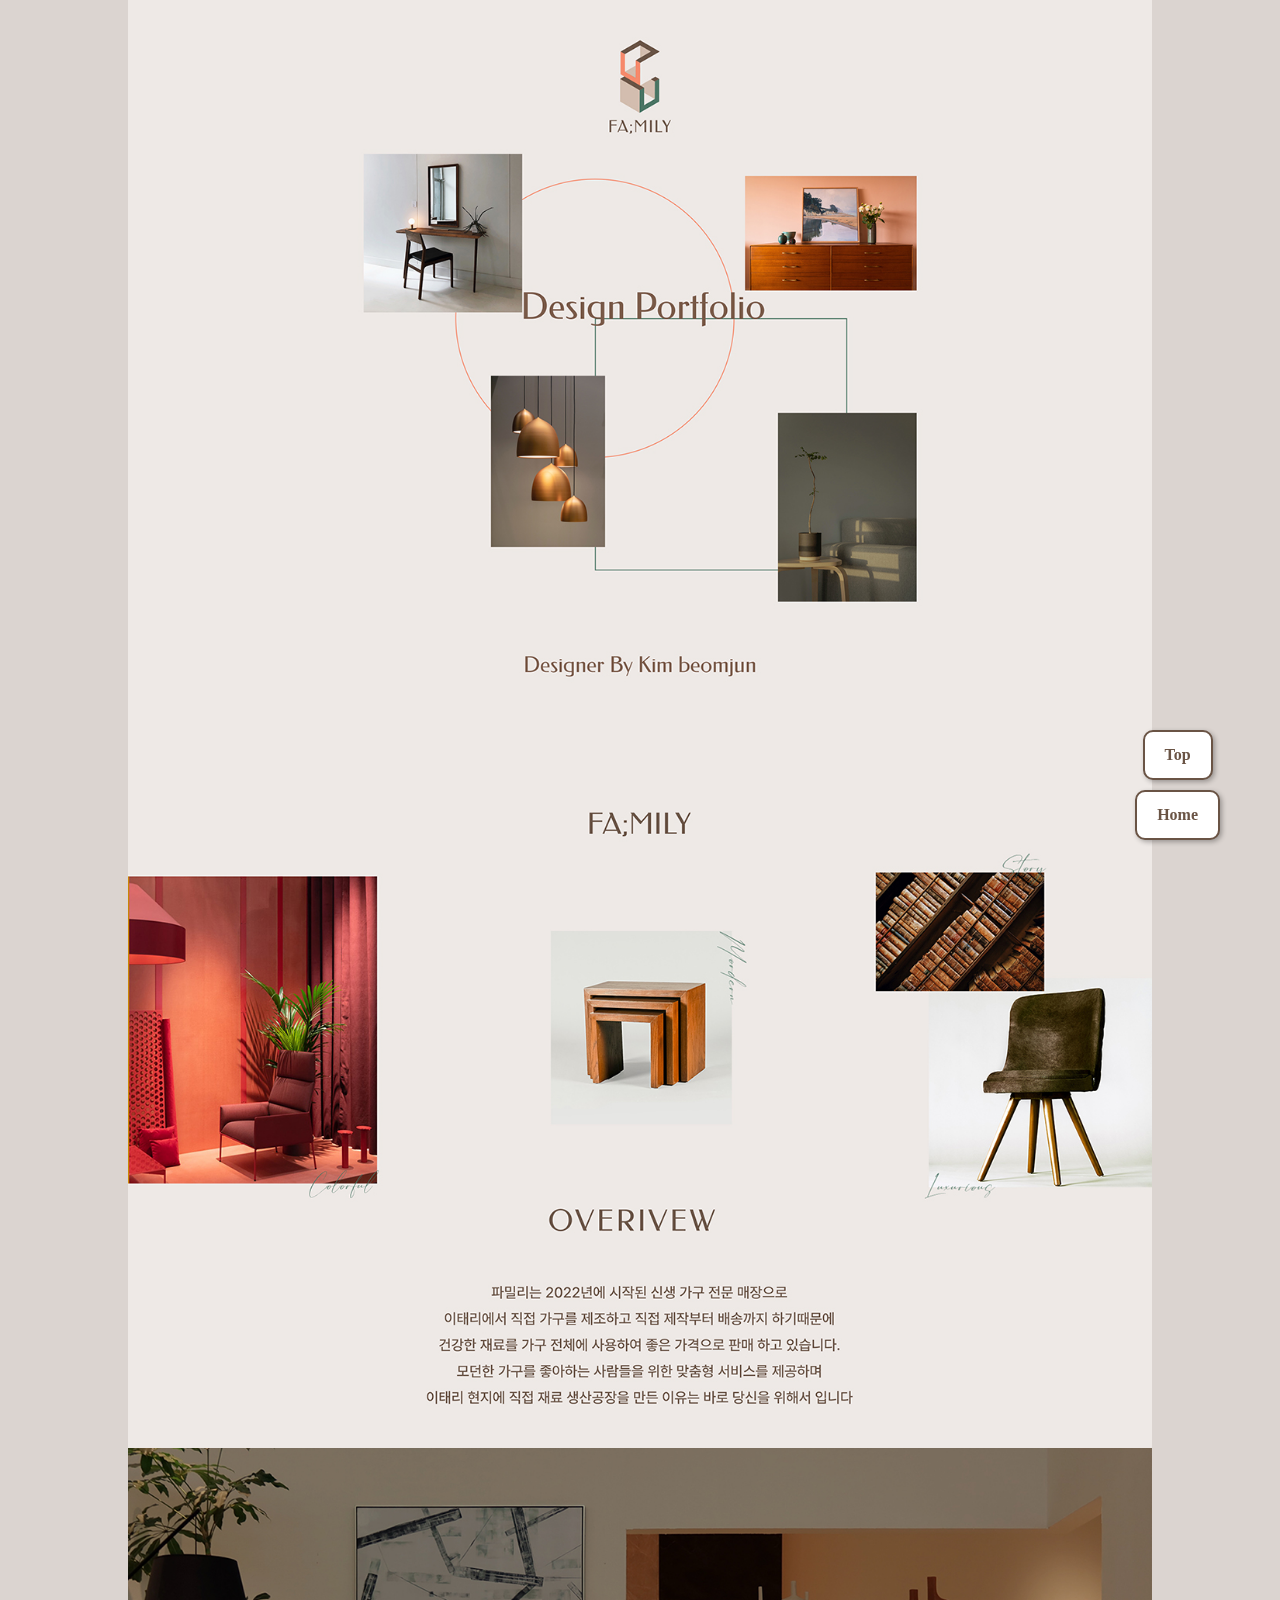
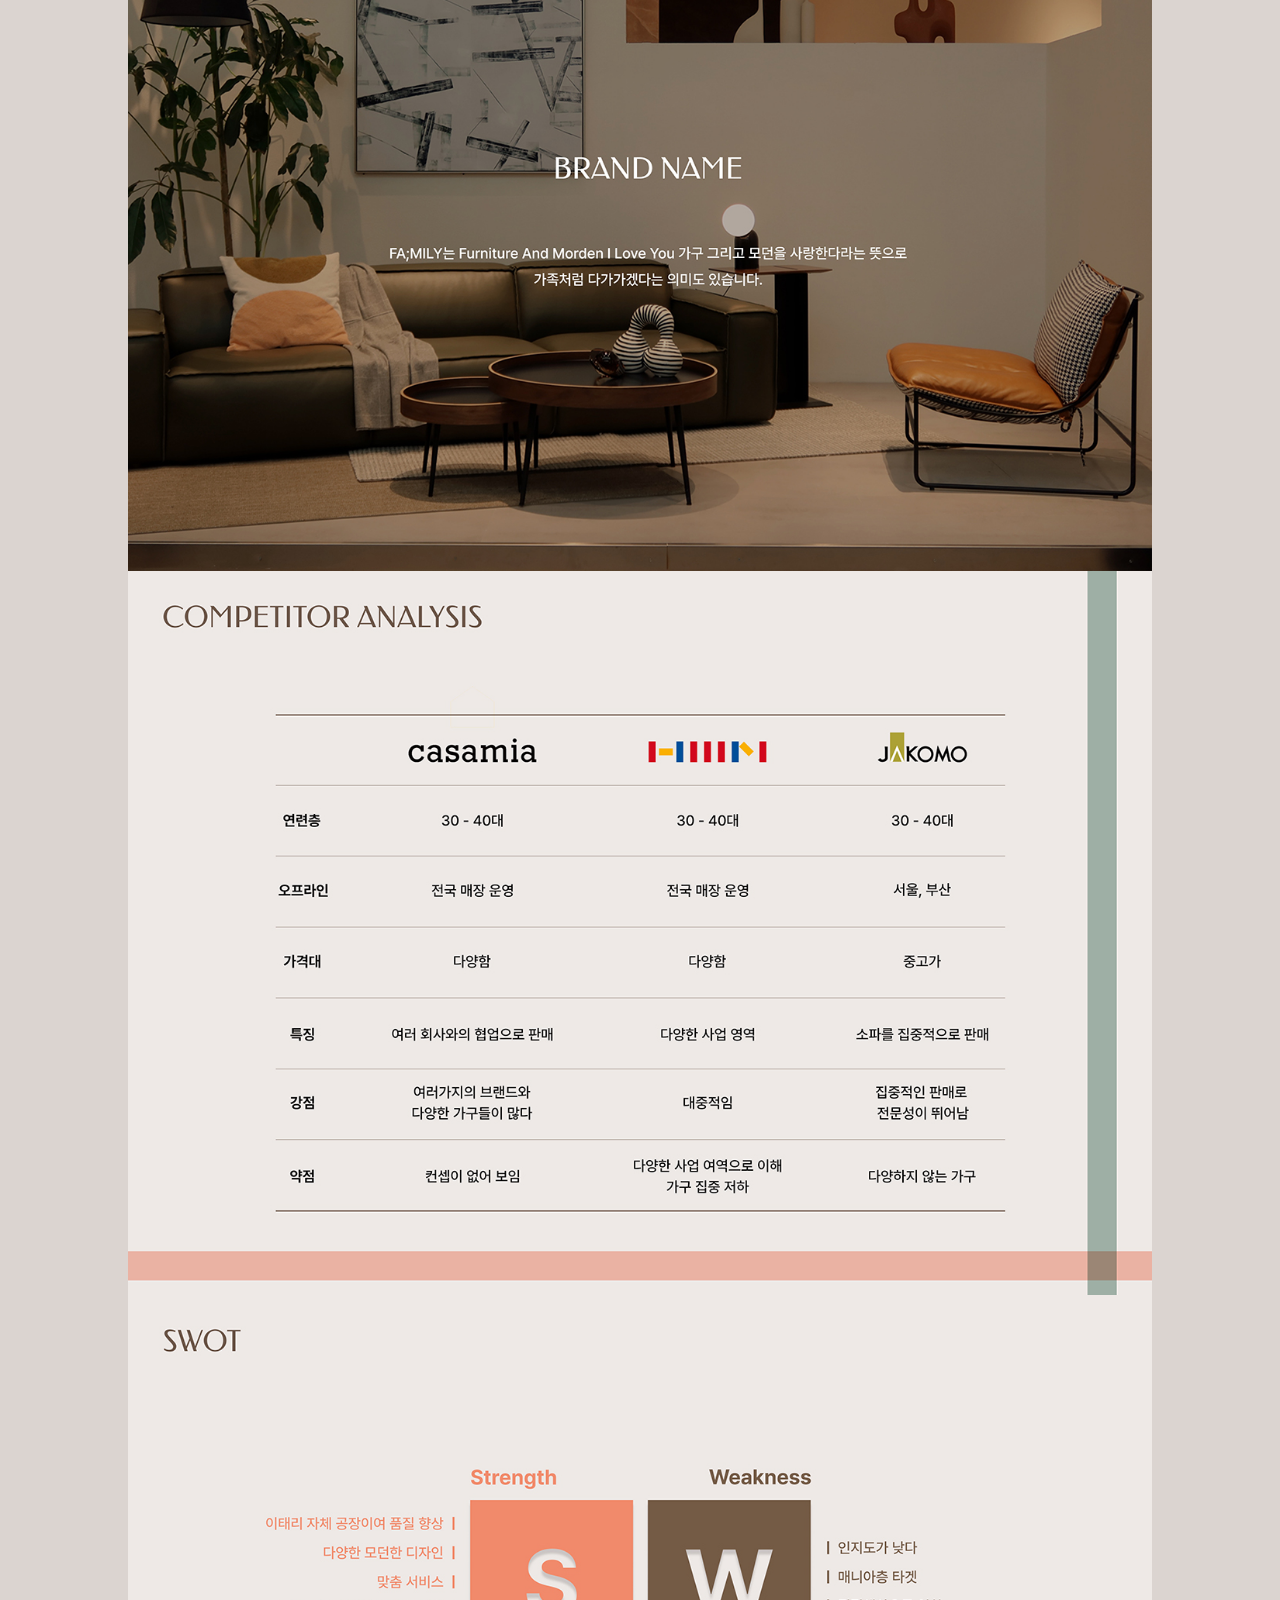
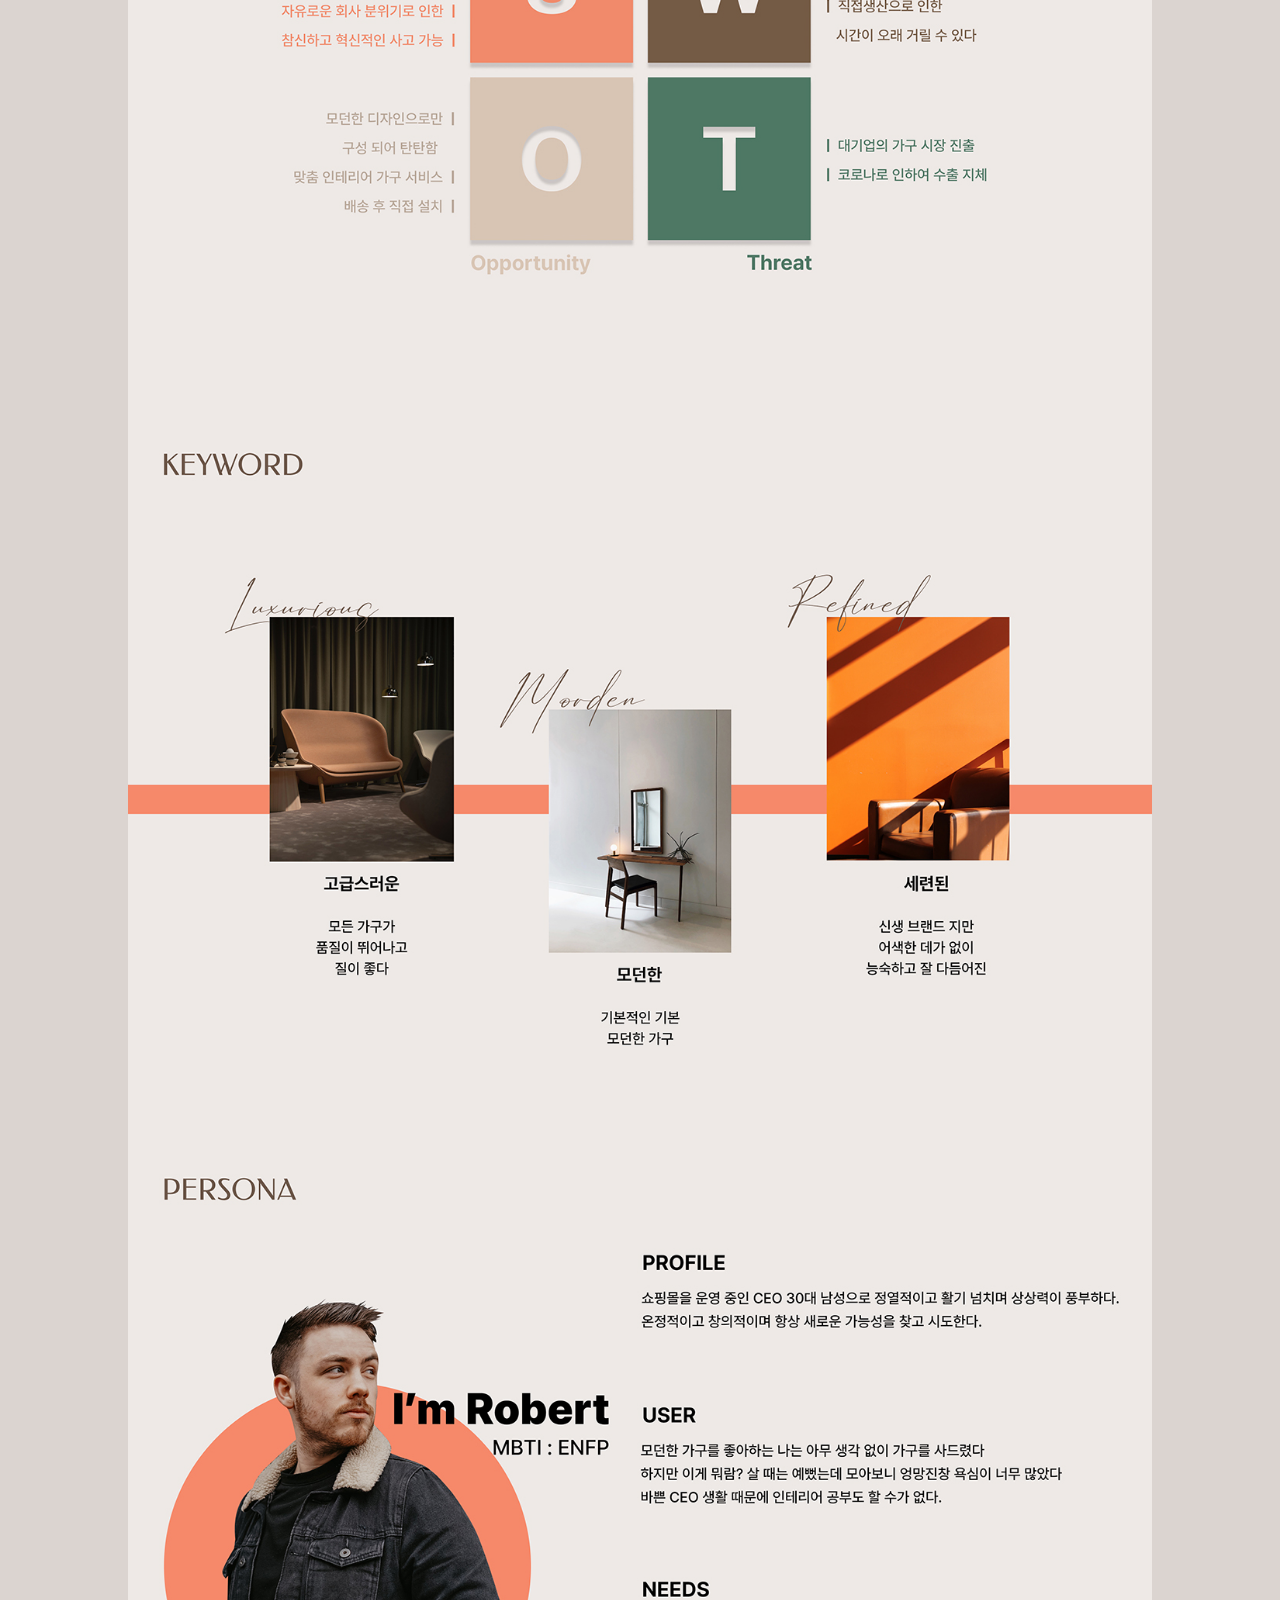
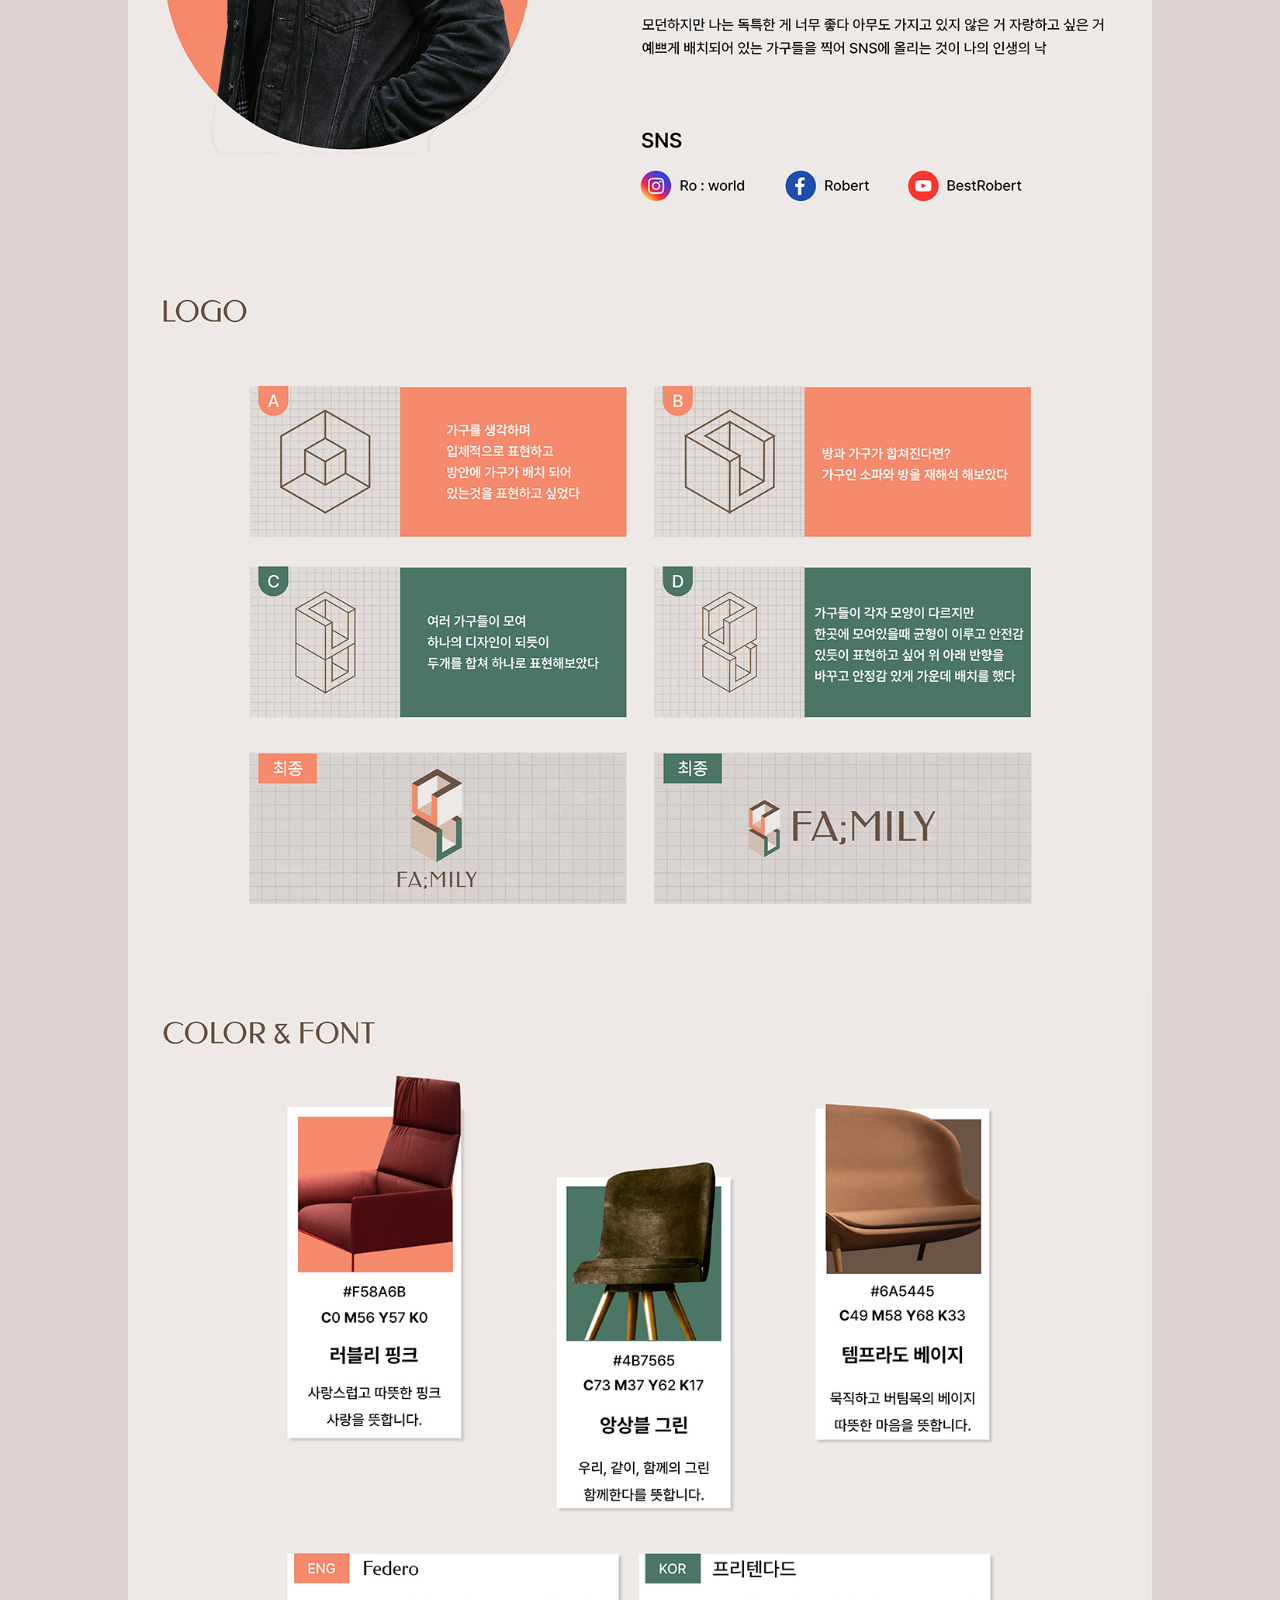
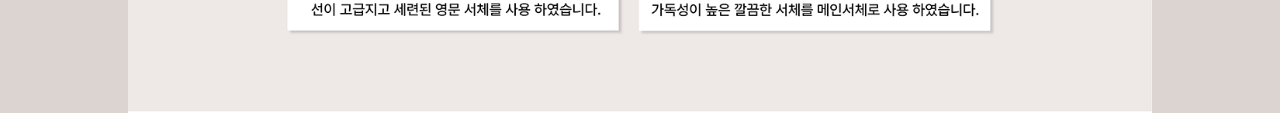
<file: assets/guide/bibx.html>
<!DOCTYPE html>
<html lang="ko">
<head>
    <meta charset="UTF-8">
    <meta http-equiv="X-UA-Compatible" content="IE=edge">
    <meta name="viewport" content="width=device-width, initial-scale=1">
    <title>브랜드명</title>
    <link href="https://webfontworld.github.io/pretendard/Pretendard.css" rel="stylesheet">
    <link rel="stylesheet" href="./guide.css">
</head>
<body>
    <div class="brand1">
        <!-- bi 이미지 넣기(너비 1320px) -->
        <img src="./guide_img/1.jpg" alt="FA;MILY 표지">
        <img src="./guide_img/2.jpg" alt="OVERVIEW">
        <img src="./guide_img/3.jpg" alt="BRAND NAME">
        <img src="./guide_img/4.jpg" alt="경쟁사 분석">
        <img src="./guide_img/5.jpg" alt="SWOT">
        <img src="./guide_img/6.jpg" alt="KEYWORD">
        <img src="./guide_img/7.jpg" alt="PERSONA">
        <img src="./guide_img/8.jpg" alt="LOGO">
        <img src="./guide_img/9.jpg" alt="COLOR & FONT">

        <!-- 버튼 -->
        <ul class="btn_1">
			<li><a href="#">Top</a></li>
			<li><a href="../../index.html#portfolio">Home</a></li>
		</ul>
    </div>
</body>
</html>
</file>
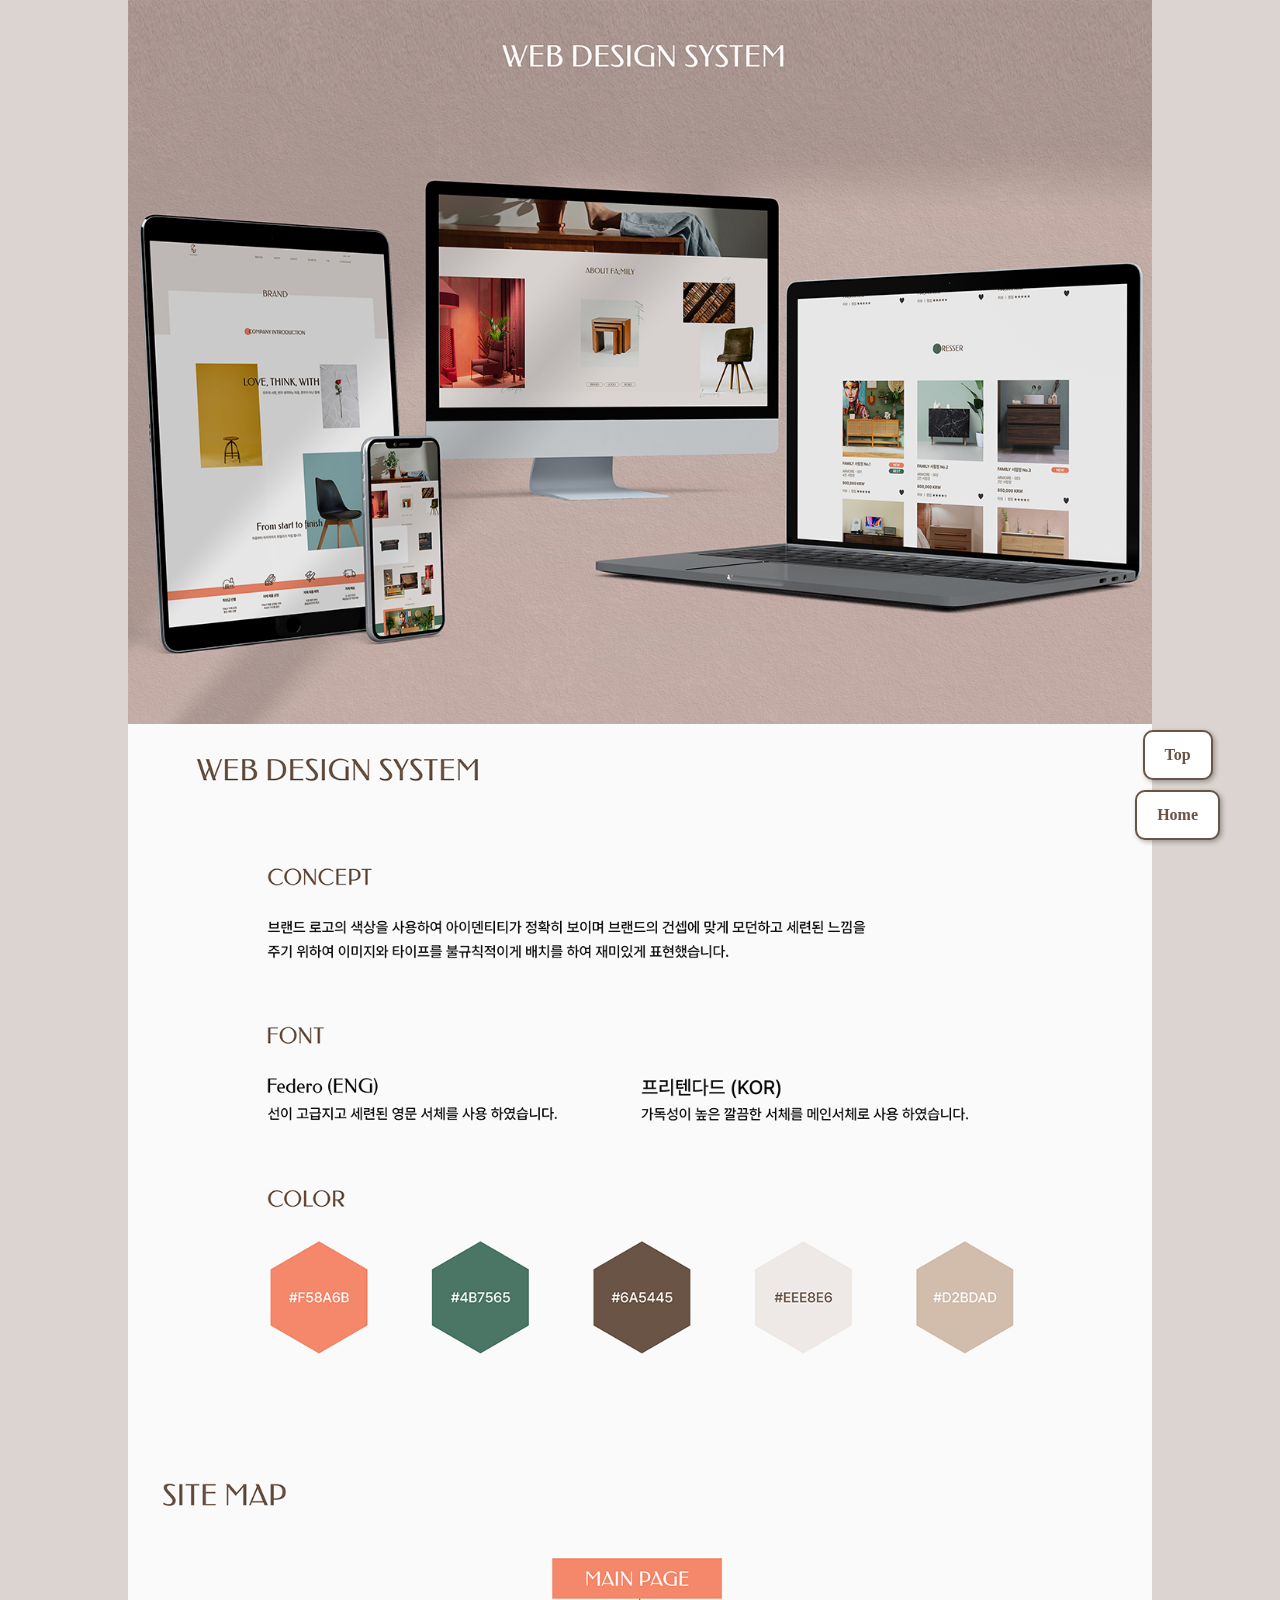
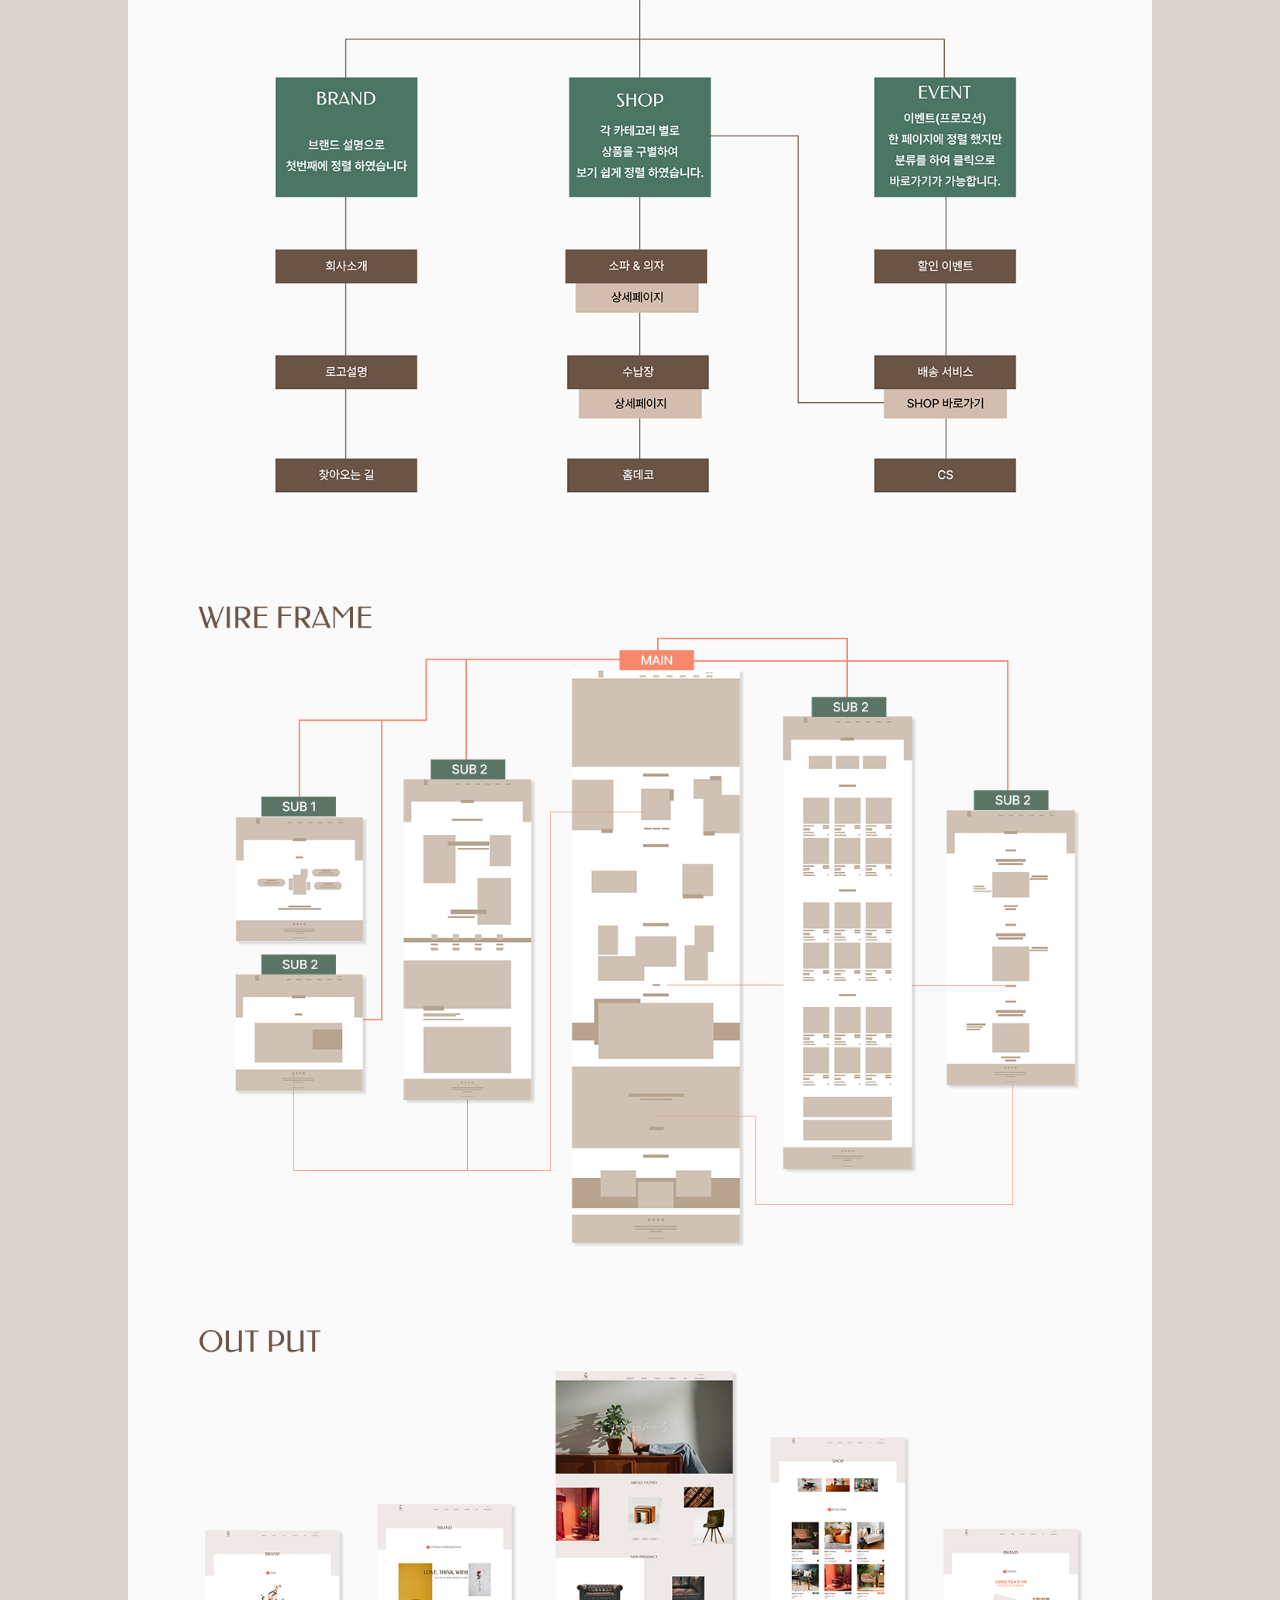
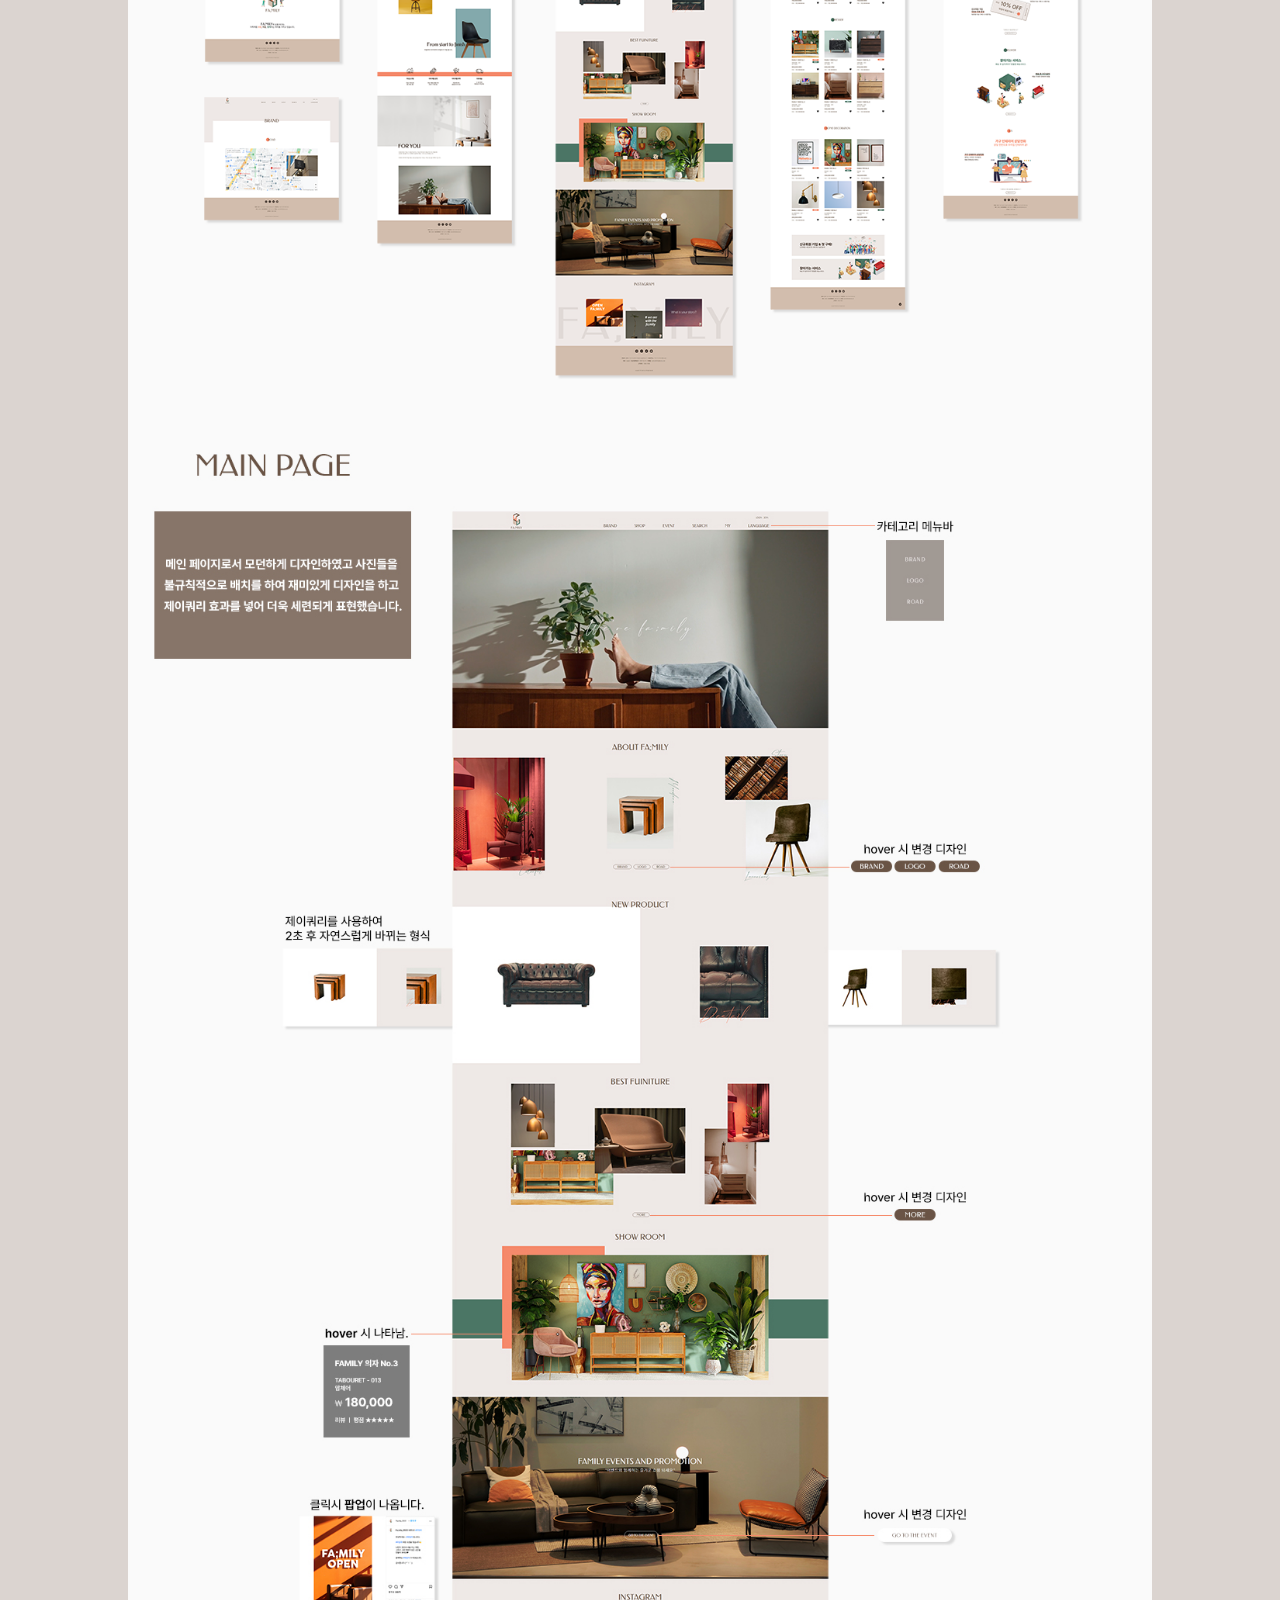
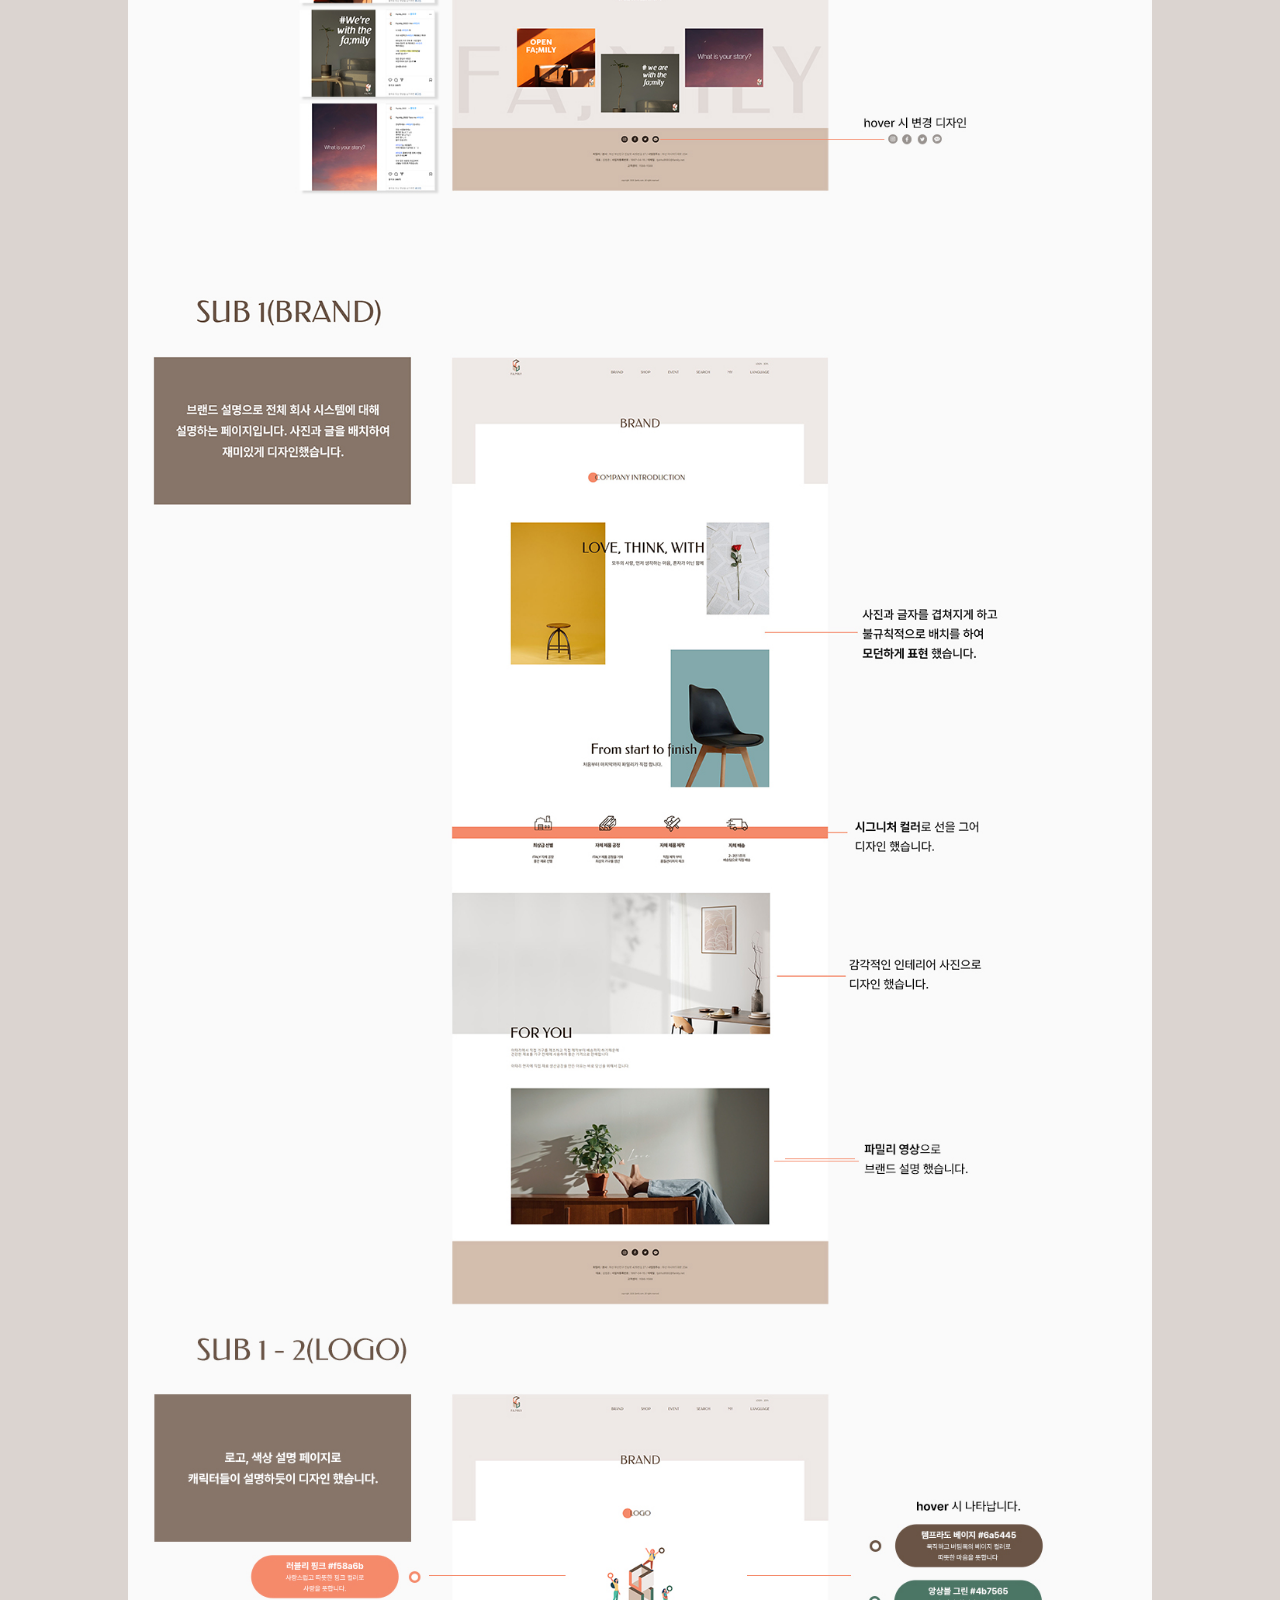
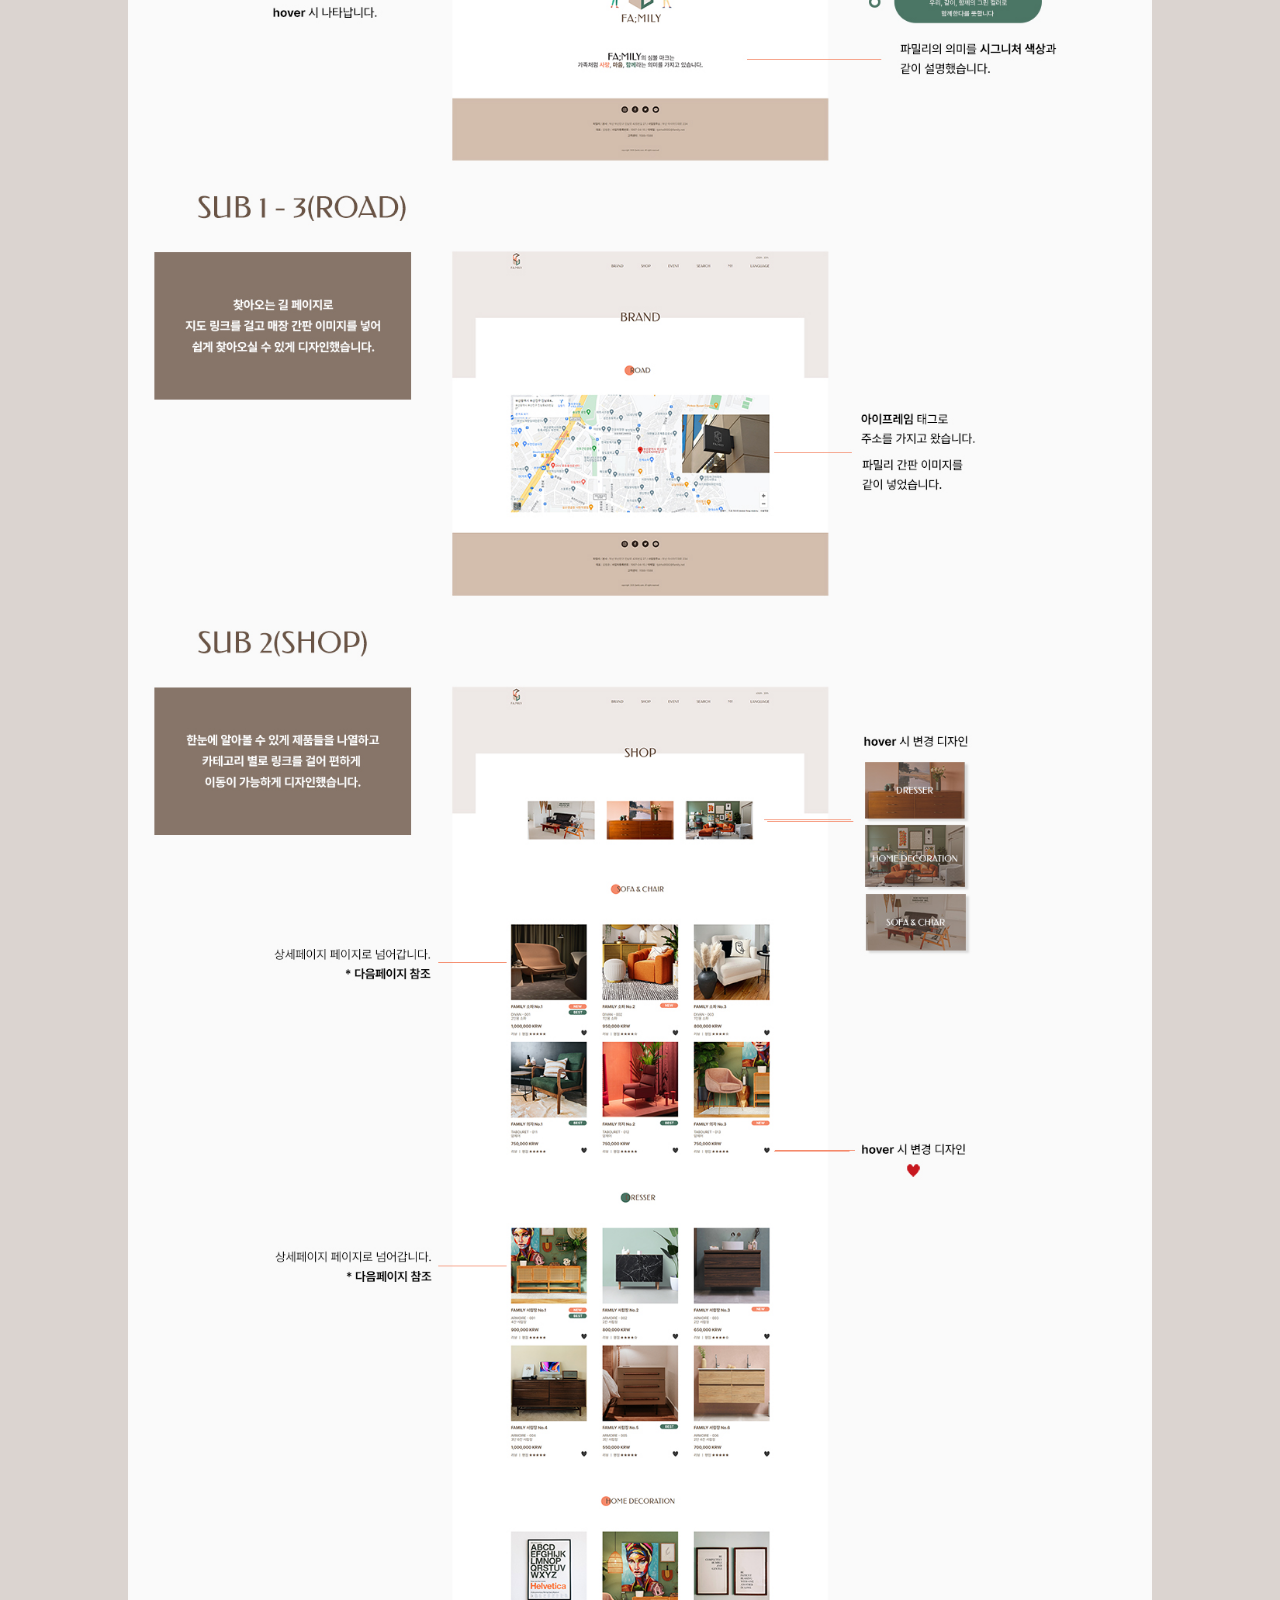
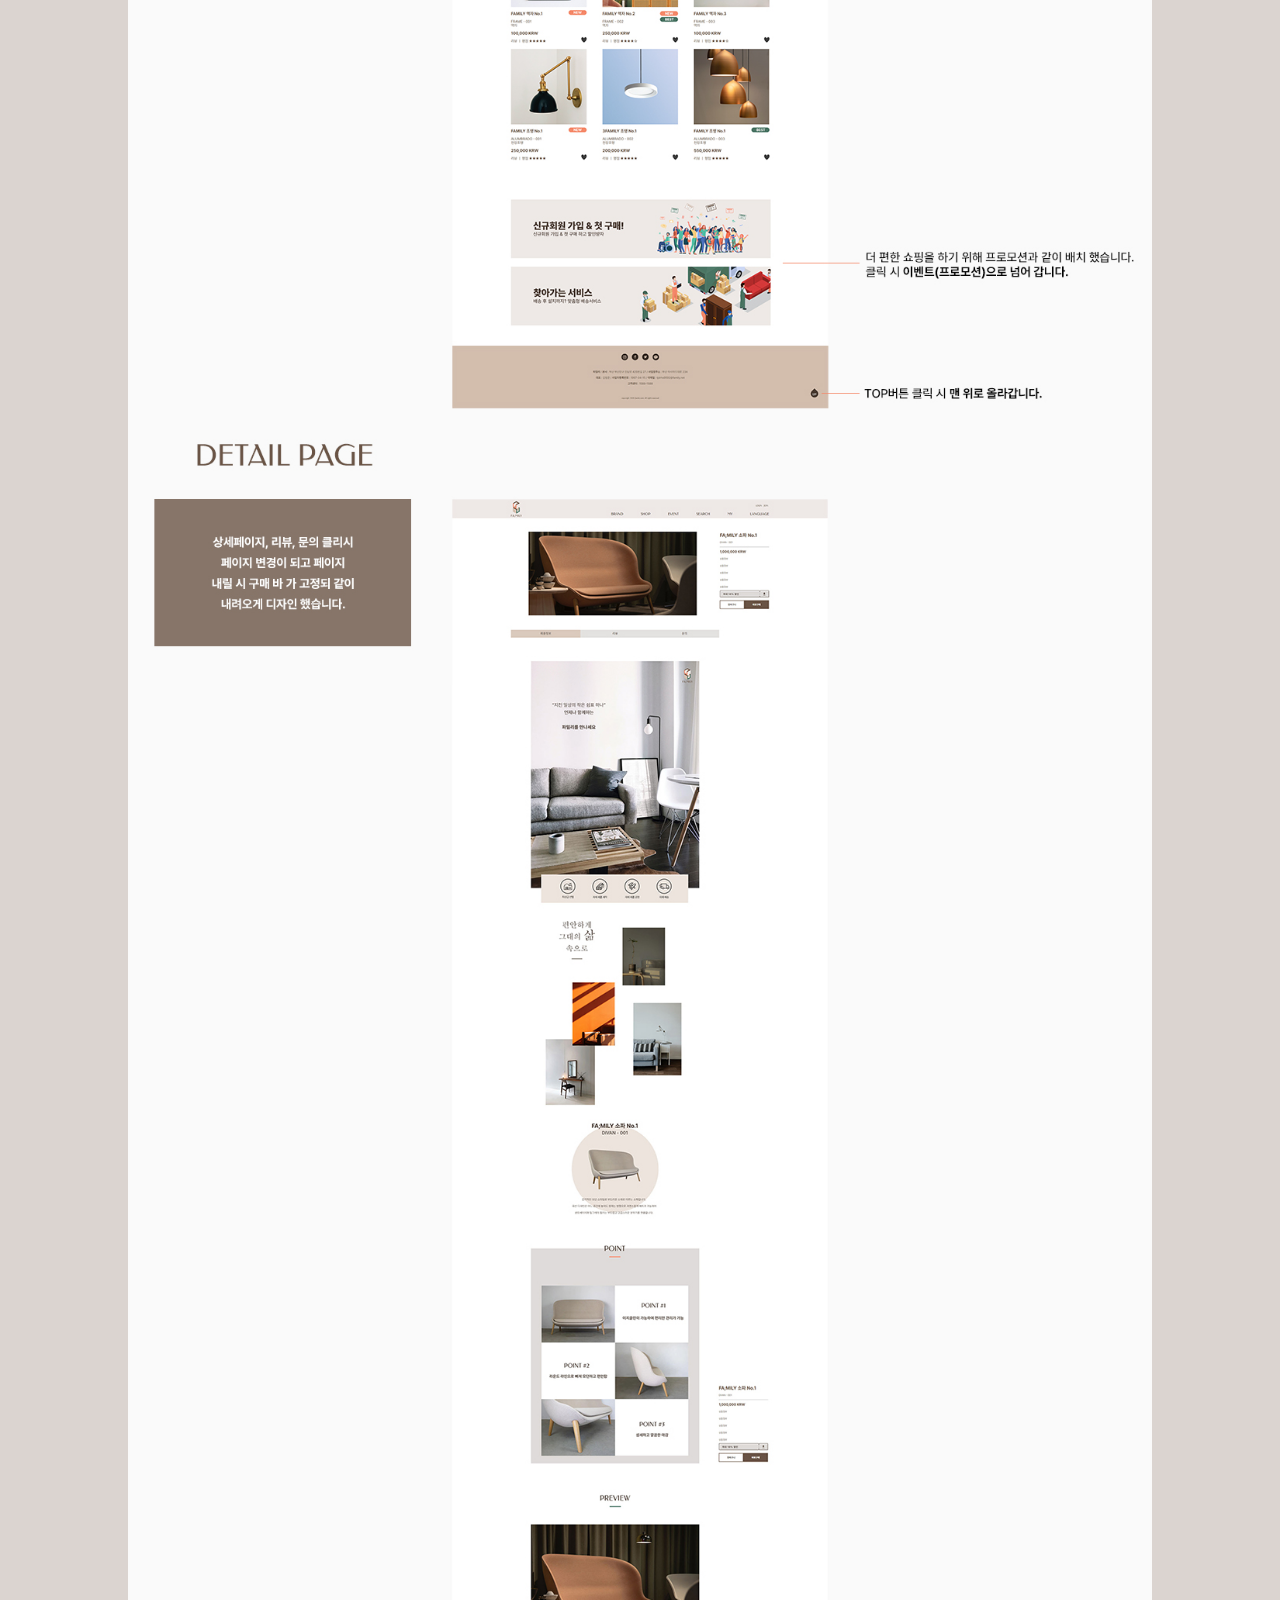
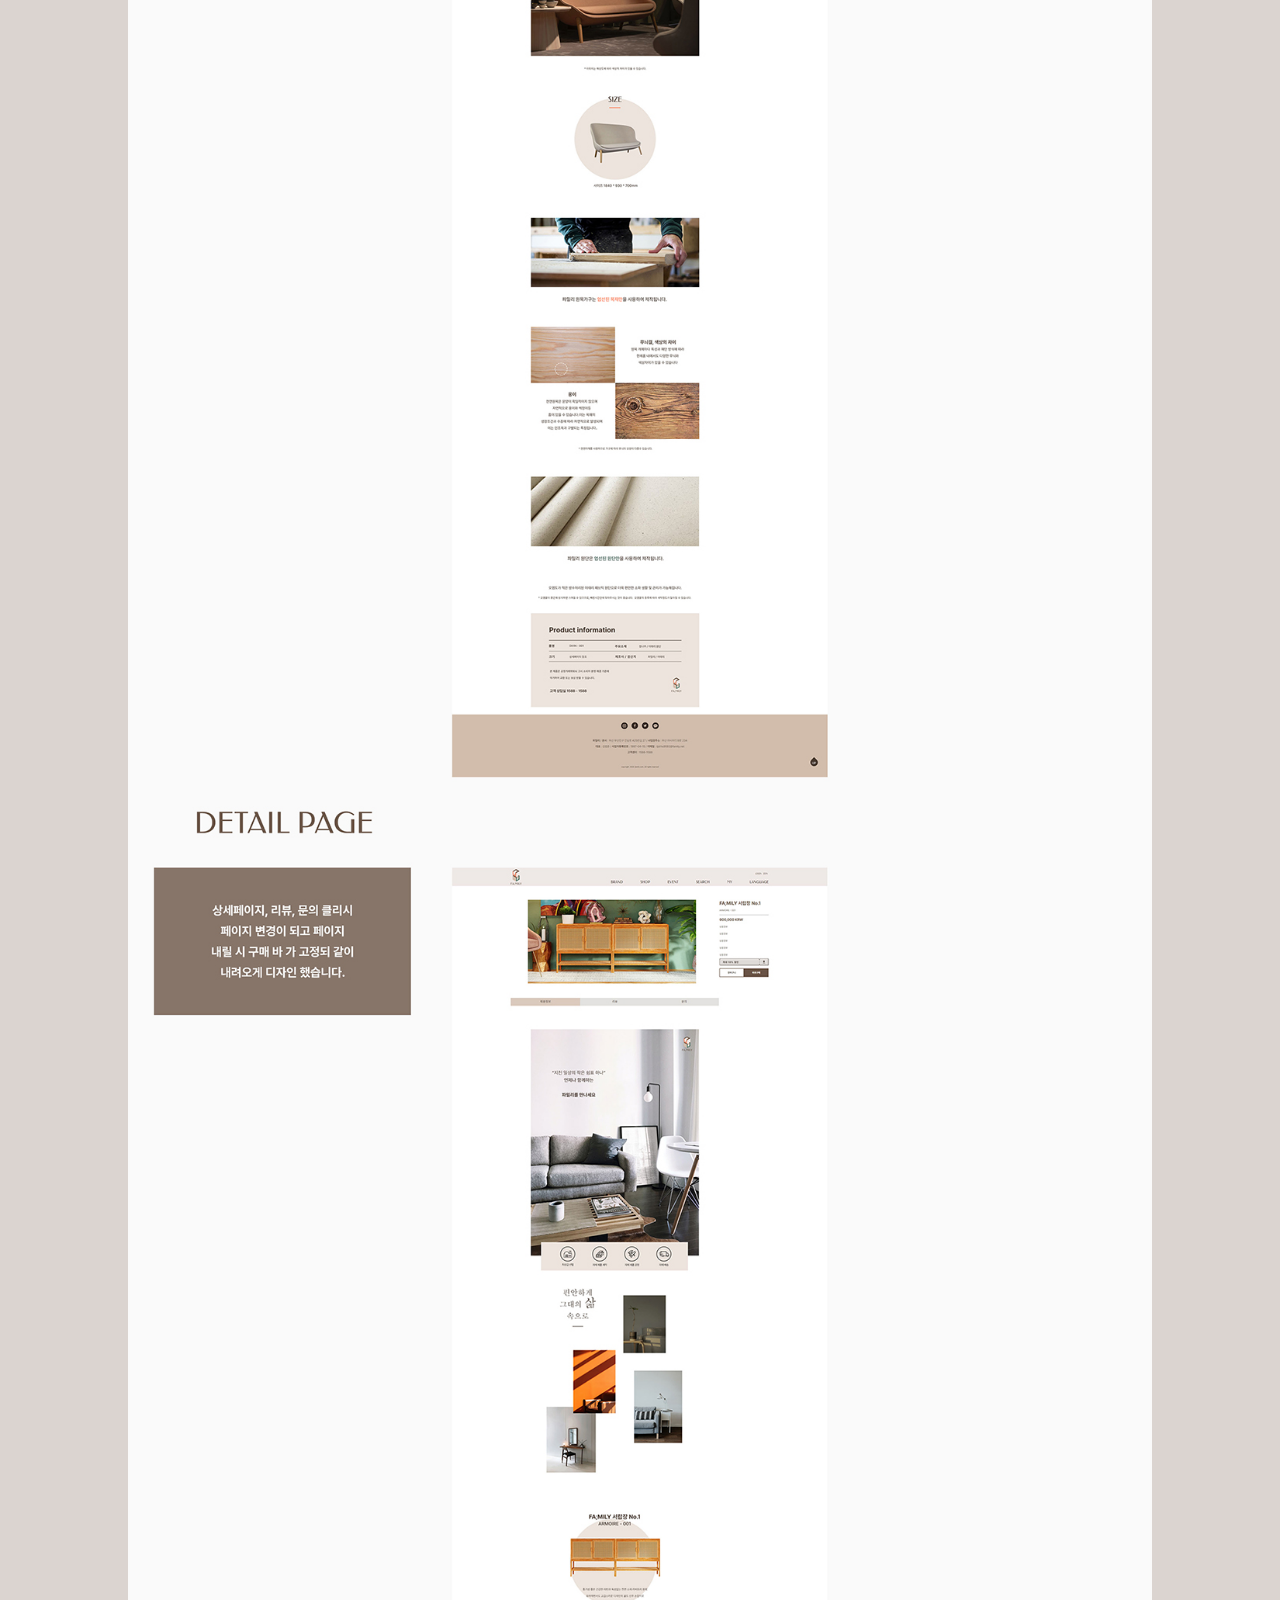
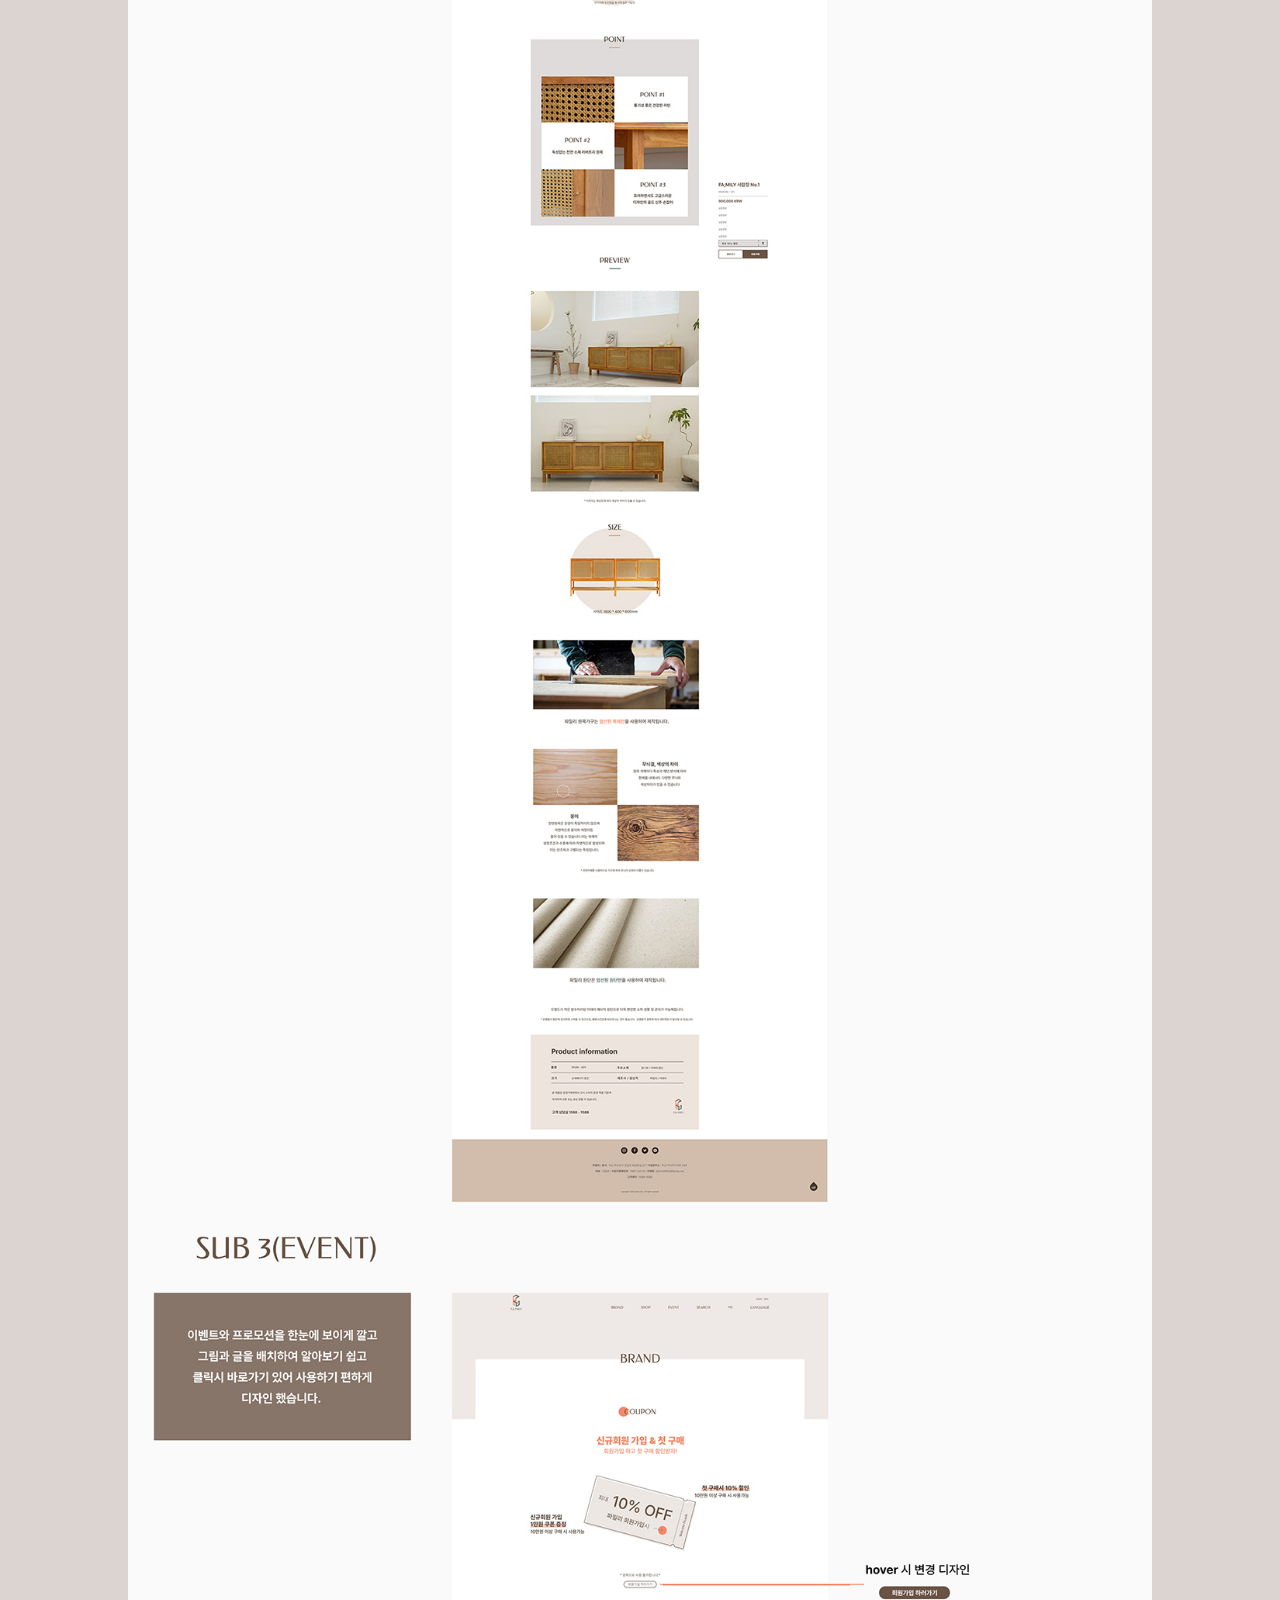
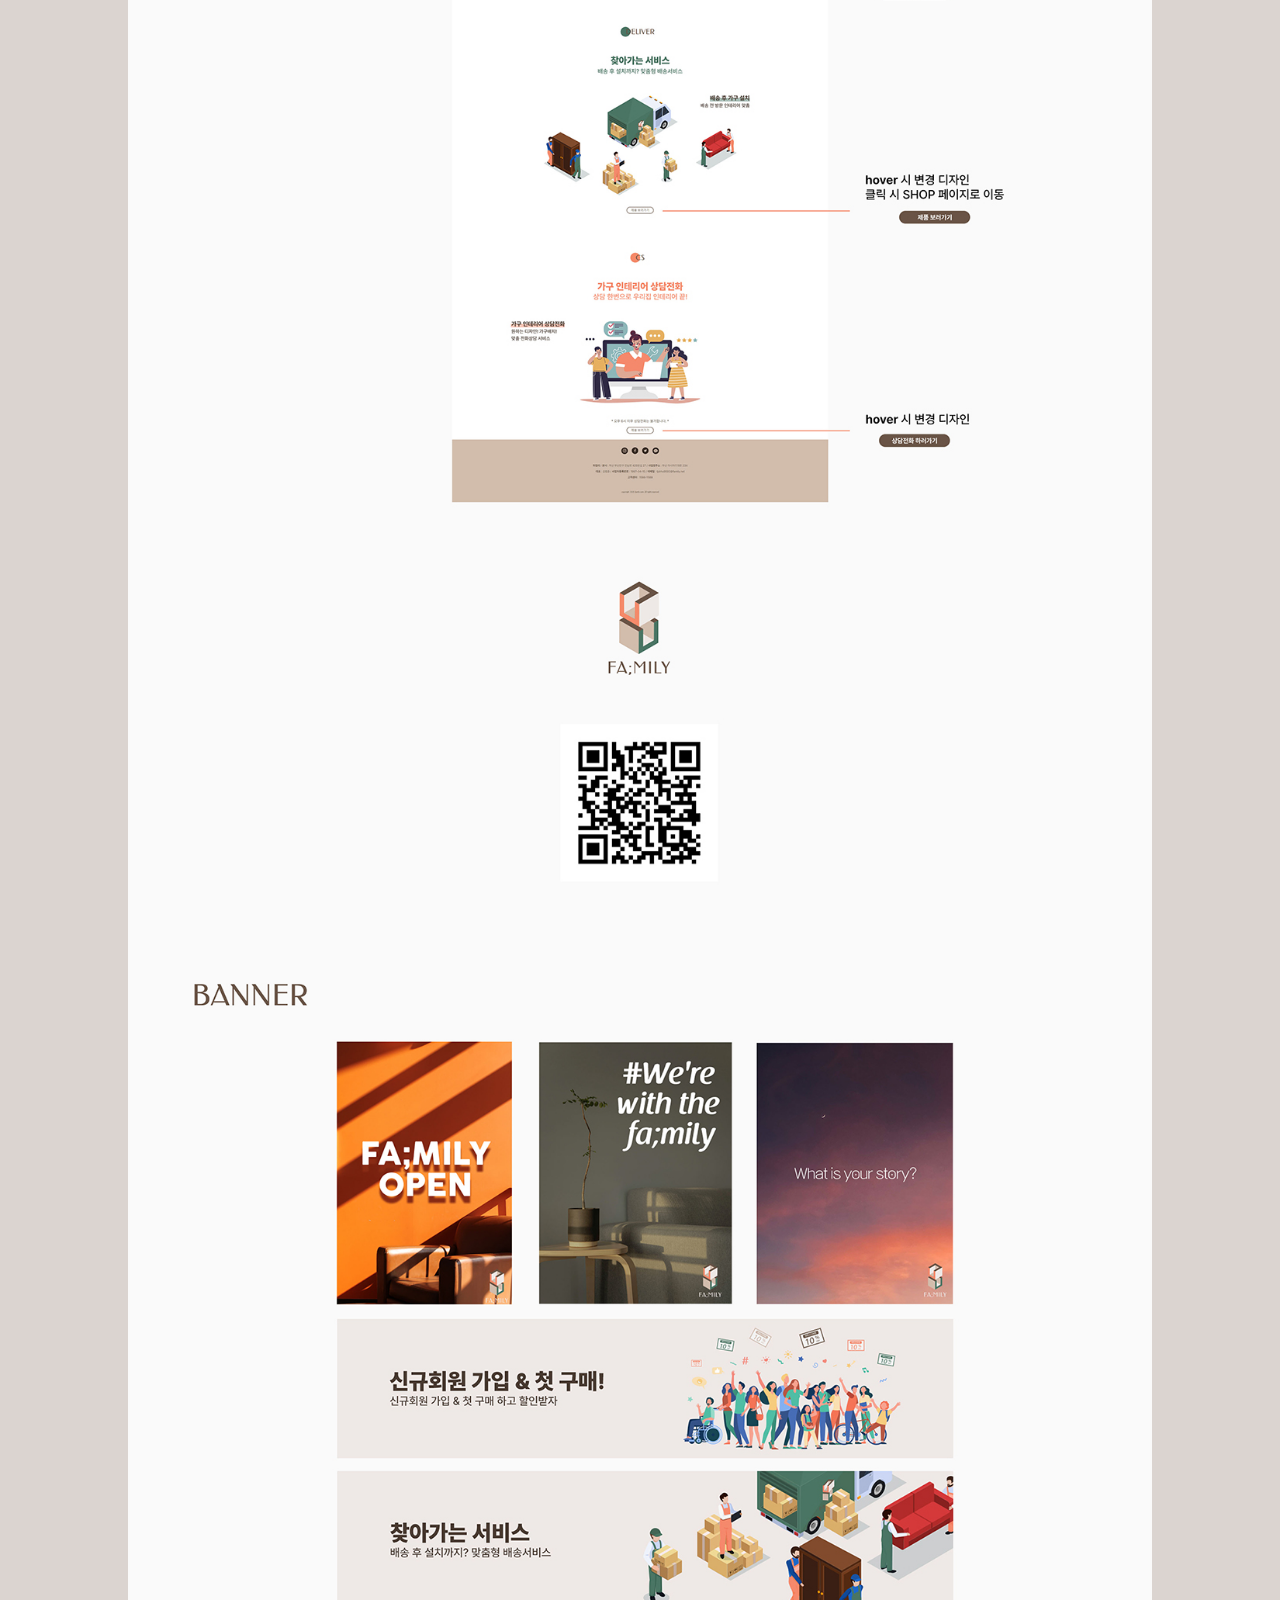
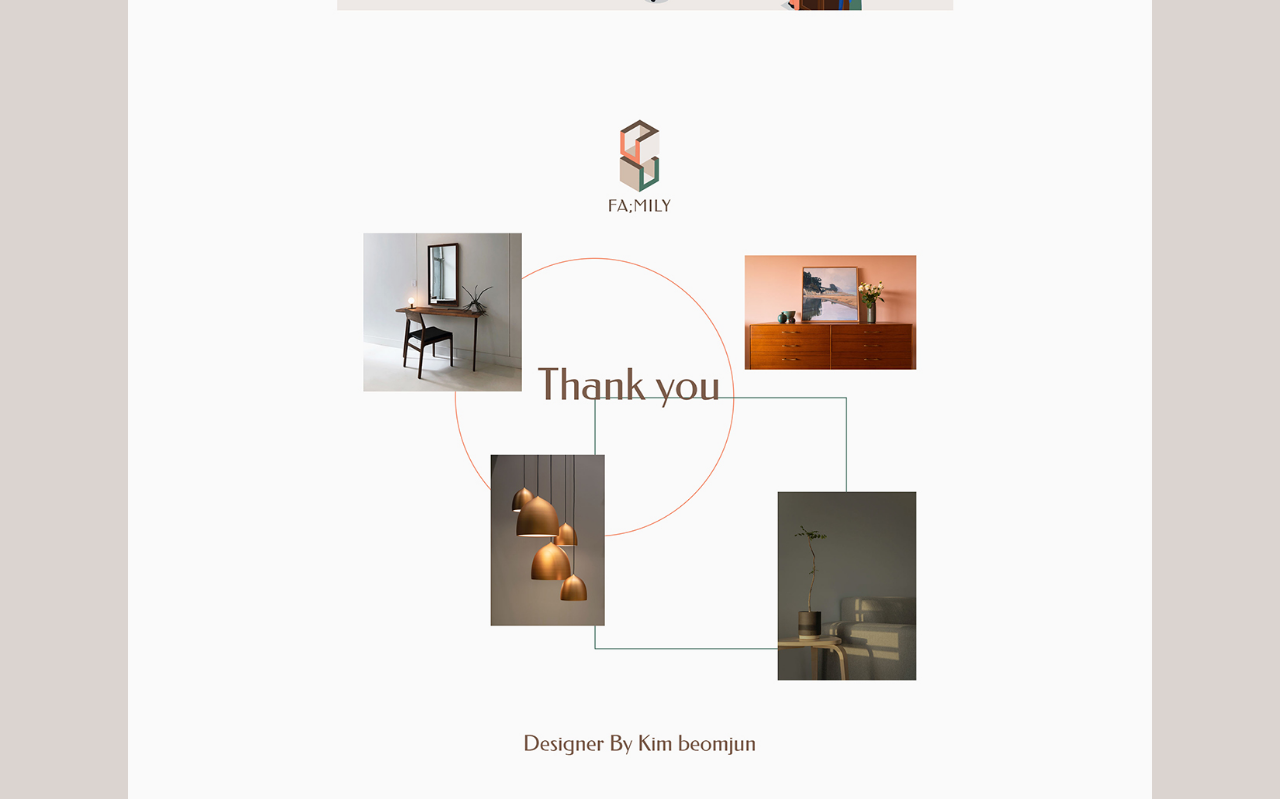
<file: assets/guide/web.html>
<!DOCTYPE html>
<html lang="ko">
<head>
    <meta charset="UTF-8">
    <meta http-equiv="X-UA-Compatible" content="IE=edge">
    <meta name="viewport" content="width=device-width, initial-scale=1">
    <title>브랜드명</title>
    <link href="https://webfontworld.github.io/pretendard/Pretendard.css" rel="stylesheet">
    <link rel="stylesheet" href="./guide.css">
</head>
<body>
    <div class="brand1">
        <img src="./guide_img/22.jpg" alt="웹가이드 앞표지">
        <img src="./guide_img/23.jpg" alt="웹디자인 컨셉, 폰트, 컬러">
        <img src="./guide_img/24.jpg" alt="웹 사이트맵">
        <img src="./guide_img/25.jpg" alt="와이어프레임">
        <img src="./guide_img/26.jpg" alt="시안">
        <img src="./guide_img/27.jpg" alt="웹페이지설명">
        <img src="./guide_img/28.jpg" alt="웹페이지설명">
        <img src="./guide_img/29.jpg" alt="웹페이지설명">
        <img src="./guide_img/30.jpg" alt="웹페이지설명">
        <img src="./guide_img/31.jpg" alt="웹페이지설명">
        <img src="./guide_img/32.jpg" alt="웹페이지설명">
        <img src="./guide_img/33.jpg" alt="웹페이지설명">
        <img src="./guide_img/34.jpg" alt="웹페이지설명">
        <img src="./guide_img/35.jpg" alt="웹페이지설명">
        <img src="./guide_img/36.jpg" alt="웹페이지설명">
        <img src="./guide_img/37.jpg" alt="웹페이지설명">
        <img src="./guide_img/38.jpg" alt="웹페이지설명">
        <img src="./guide_img/39.jpg" alt="웹페이지설명">
        <img src="./guide_img/40.jpg" alt="웹페이지설명">
        <img src="./guide_img/41.jpg" alt="배너">
        <img src="./guide_img/42.jpg" alt="웹가이드 뒷표지">

        <!-- 버튼 -->
        <ul class="btn_1">
			<li><a href="#">Top</a></li>
			<li><a href="../../index.html#portfolio">Home</a></li>
		</ul>
    </div>
</body>
</html>
</file>
<file: assets/guide/guide.css>
*{margin:0; padding:0;}
a{text-decoration:none;}
body{
    font-family: 'Pretendard';
    font-size: 16px;
    line-height: 26px;
}

/* 배경색상 */
.brand1{
    background-color: #dbd4d0;
}

/* 이미지 크기 */
img{
    width: 80%;
	max-width:1320px;
    display: block;
    margin: auto;
}

/* 버튼 */
.btn_1 {
	list-style: none;
	position: fixed;
	bottom: 50px;
	right: 50px;
	text-align: center;
	z-index: 99;
}

.btn_1 li {
	margin: 10px;
}

.btn_1 li a {
	display: inline-block;
	padding: 10px 20px;
	border-radius: 10px;
	box-shadow: 2px 2px 5px rgba(0, 0, 0, 0.3);
	background: #fff;
	color: #6a5445;
	border: 2px solid #6a5445;
	font-weight: bold;
}

.btn_1 li a:hover{
	background-color: #6a5445;
	color: #fff;
}
</file>
